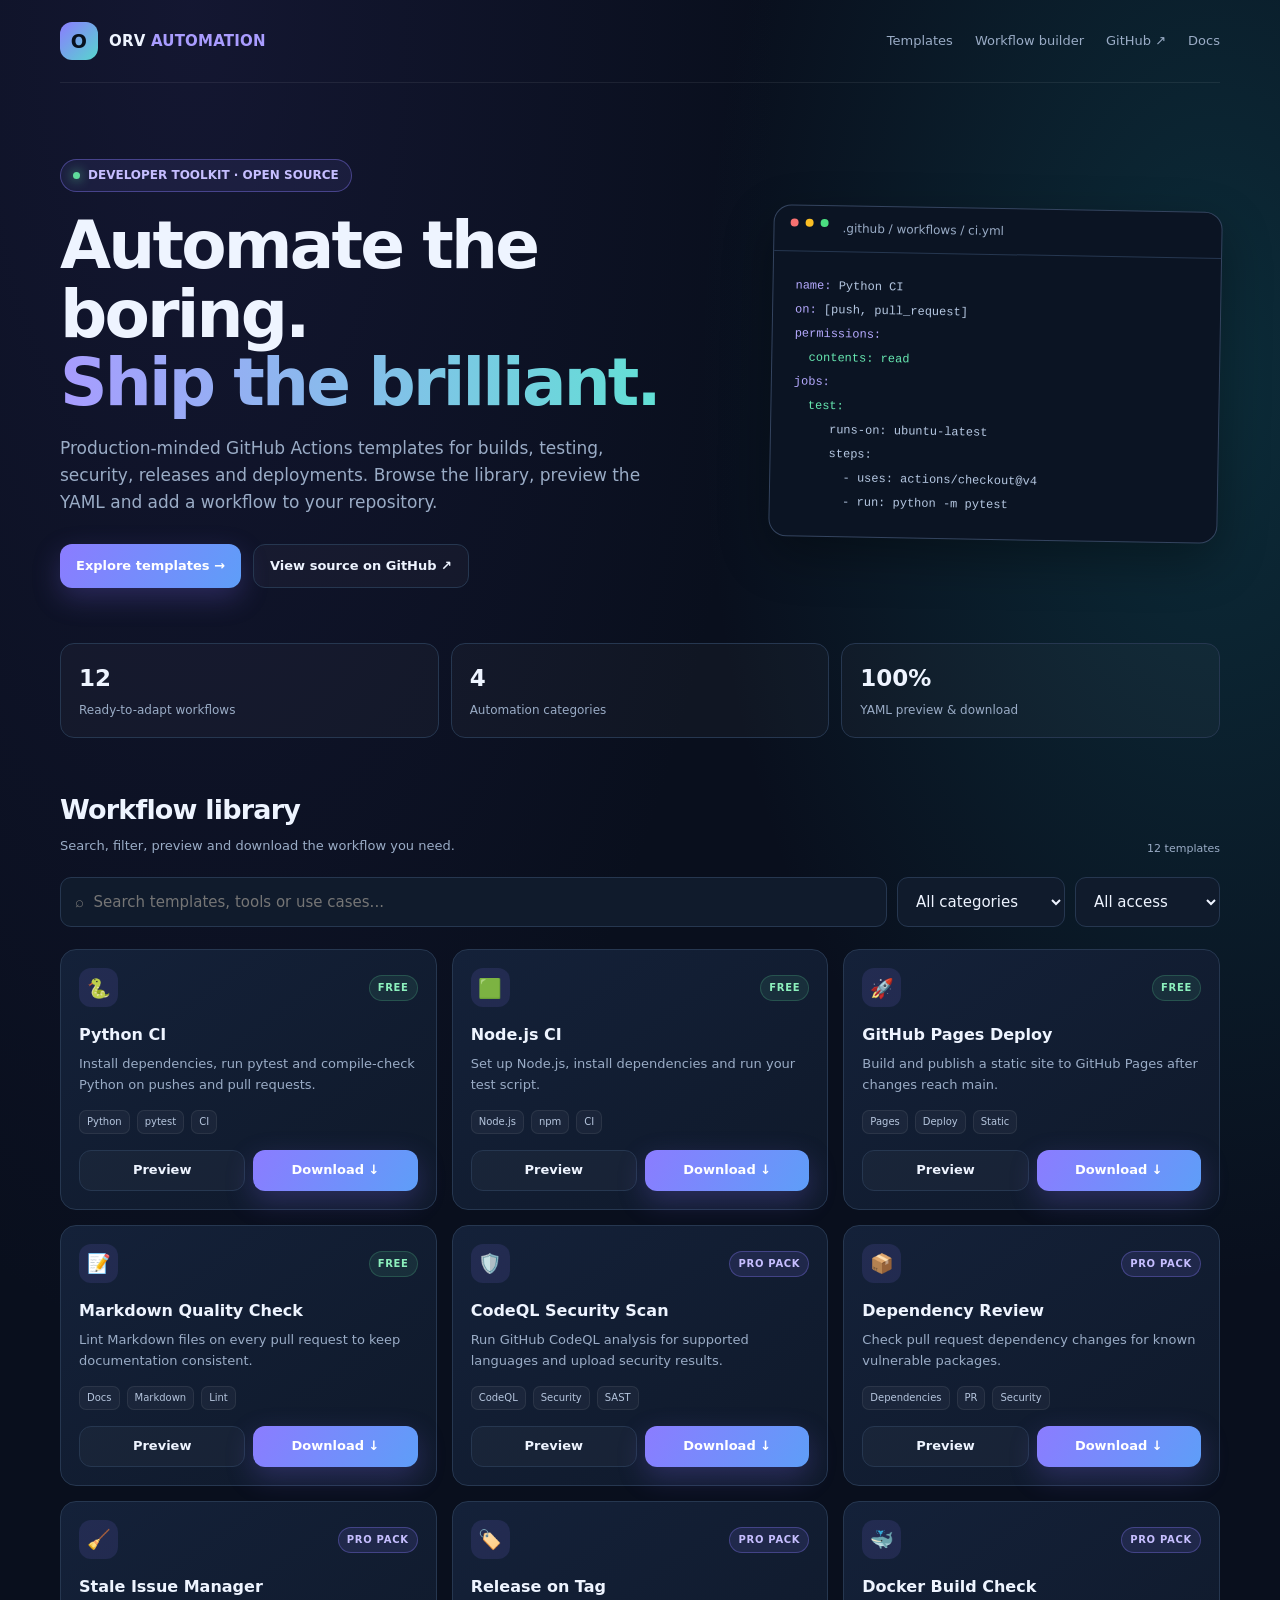
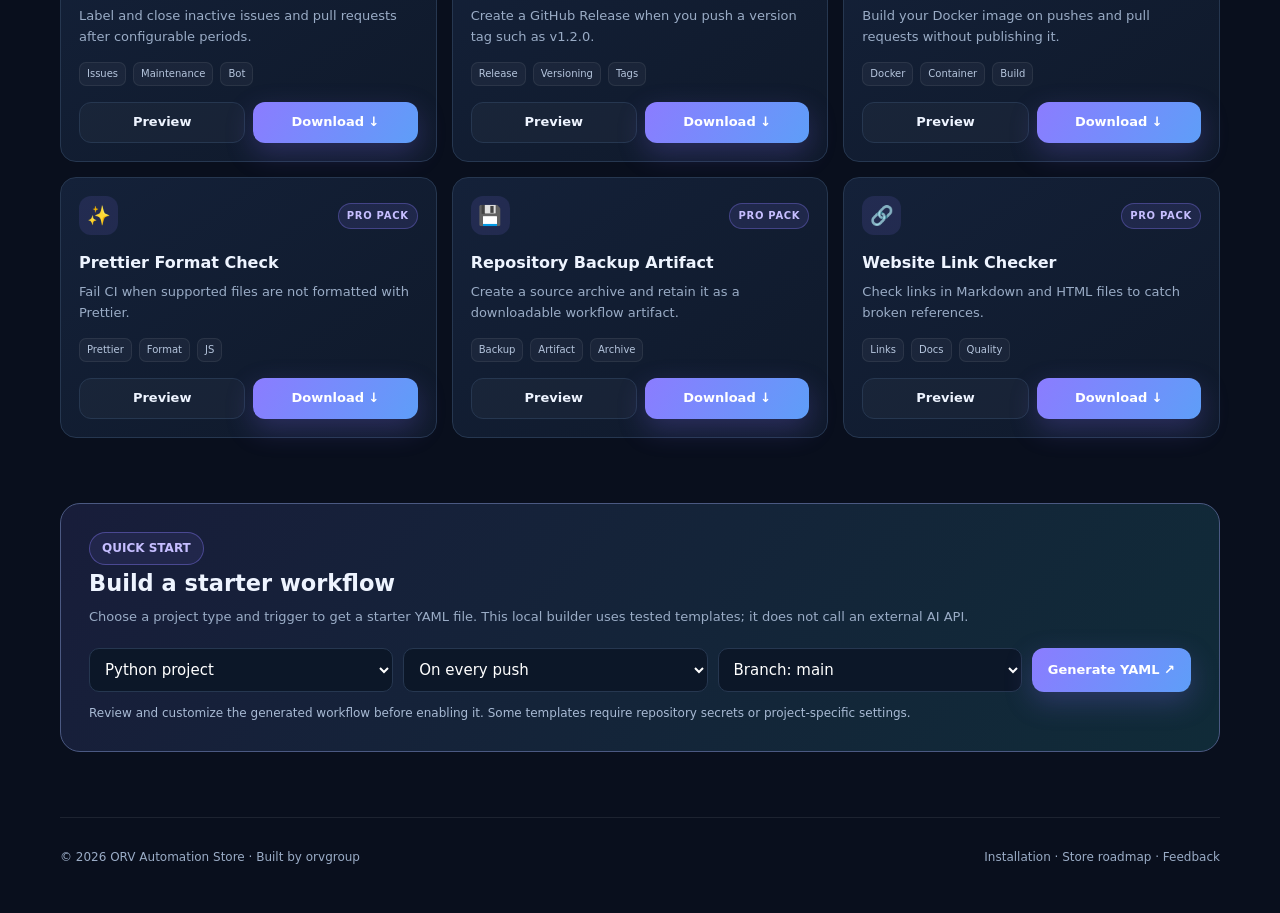
<file: automation-store/index.html>
<!doctype html>
<html lang="en">
<head>
<meta charset="utf-8"><meta name="viewport" content="width=device-width,initial-scale=1">
<meta name="description" content="Ready-to-use GitHub Actions workflow templates for developers. Browse, preview and download automation workflows.">
<meta name="theme-color" content="#090f1d">
<title>ORV Automation Store — GitHub Workflow Templates</title>
<style>
:root{color-scheme:dark;--bg:#090f1d;--panel:#111b2d;--panel2:#152238;--line:#263750;--text:#eef4ff;--muted:#9aacc6;--accent:#8b7cff;--cyan:#57d6ce;--green:#5fdb9b;--shadow:0 18px 50px #0005}
*{box-sizing:border-box}html{scroll-behavior:smooth}body{margin:0;background:radial-gradient(ellipse at 15% 0%,#29265a55,transparent 38%),radial-gradient(ellipse at 95% 15%,#126c7650,transparent 30%),var(--bg);color:var(--text);font:15px/1.6 Inter,ui-sans-serif,system-ui,-apple-system,Segoe UI,sans-serif}a{color:inherit;text-decoration:none}button,input,select{font:inherit}.wrap{width:min(1160px,calc(100% - 36px));margin:auto}.nav{display:flex;align-items:center;justify-content:space-between;padding:22px 0;border-bottom:1px solid #ffffff12}.brand{display:flex;align-items:center;gap:11px;font-weight:800;letter-spacing:.2px}.logo{width:38px;height:38px;border-radius:12px;background:linear-gradient(135deg,var(--accent),var(--cyan));display:grid;place-items:center;color:#08111f;font-weight:900;font-size:19px}.navlinks{display:flex;gap:22px;color:var(--muted);font-size:13px}.navlinks a:hover{color:white}.hero{padding:76px 0 45px;display:grid;grid-template-columns:1.2fr .8fr;gap:38px;align-items:center}.eyebrow{display:inline-flex;gap:8px;align-items:center;border:1px solid #8b7cff66;background:#8b7cff16;color:#c6beff;border-radius:99px;padding:6px 12px;font-size:12px;font-weight:700}.dot{width:7px;height:7px;border-radius:50%;background:var(--green);box-shadow:0 0 12px var(--green)}h1{font-size:clamp(38px,6vw,66px);line-height:1.04;letter-spacing:-2.8px;margin:20px 0 17px}.grad{background:linear-gradient(90deg,#a89cff,#62e0d5);background-clip:text;color:transparent}.hero p{max-width:620px;color:var(--muted);font-size:17px}.actions{display:flex;gap:12px;flex-wrap:wrap;margin-top:27px}.btn{border:1px solid var(--line);border-radius:12px;padding:11px 16px;display:inline-flex;align-items:center;justify-content:center;gap:8px;font-weight:700;font-size:13px;cursor:pointer;background:#ffffff08;color:var(--text)}.btn.primary{background:linear-gradient(120deg,var(--accent),#5e9ef8);border:0;color:white;box-shadow:0 10px 28px #7767e944}.btn:hover{transform:translateY(-1px);filter:brightness(1.1)}.terminal{background:#0b1423;border:1px solid #34445f;border-radius:18px;overflow:hidden;box-shadow:var(--shadow);transform:rotate(1deg)}.termbar{display:flex;gap:7px;padding:13px 16px;border-bottom:1px solid #263750;color:var(--muted);font-size:12px}.termbar i{width:8px;height:8px;border-radius:50%;background:#f87171}.termbar i:nth-child(2){background:#fbbf24}.termbar i:nth-child(3){background:#4ade80}.termcode{padding:22px;font:12px/2 ui-monospace,SFMono-Regular,Consolas,monospace;color:#b6c8e2}.termcode .g{color:#67e8b1}.termcode .p{color:#b6aaff}.stats{display:grid;grid-template-columns:repeat(3,1fr);gap:12px;margin:10px 0 50px}.stat{border:1px solid var(--line);background:#ffffff07;border-radius:14px;padding:16px 18px}.stat b{display:block;font-size:23px}.stat span{color:var(--muted);font-size:12px}.sectionhead{display:flex;align-items:end;justify-content:space-between;gap:20px;margin:30px 0 20px}.sectionhead h2{font-size:27px;letter-spacing:-.8px;margin:0}.sectionhead p{margin:5px 0 0;color:var(--muted);font-size:13px}.filters{display:flex;gap:10px;flex-wrap:wrap;margin:18px 0 22px}.search{flex:1;min-width:220px}.search input,.filters select{width:100%;background:#101b2c;border:1px solid var(--line);border-radius:11px;padding:12px 14px;color:var(--text);outline:none}.filters select{width:auto;min-width:145px}.search input:focus,.filters select:focus{border-color:var(--accent)}.grid{display:grid;grid-template-columns:repeat(3,1fr);gap:15px}.card{background:linear-gradient(145deg,#142139,#0f192a);border:1px solid var(--line);border-radius:16px;padding:18px;display:flex;flex-direction:column;min-height:245px;transition:.2s}.card:hover{transform:translateY(-3px);border-color:#766bce}.cardtop{display:flex;justify-content:space-between;align-items:center}.ico{width:39px;height:39px;border-radius:12px;display:grid;place-items:center;background:#8b7cff20;font-size:19px}.tag{font-size:10px;text-transform:uppercase;letter-spacing:.7px;border-radius:99px;padding:4px 8px;background:#5fdb9b18;color:#8cf0bd;border:1px solid #5fdb9b35;font-weight:800}.tag.pro{background:#8b7cff20;color:#c6beff;border-color:#8b7cff55}.card h3{font-size:16px;margin:15px 0 6px}.card p{color:var(--muted);font-size:13px;margin:0 0 15px}.meta{display:flex;gap:7px;flex-wrap:wrap;margin-top:auto}.chip{font-size:10px;color:#b5c5dd;background:#ffffff0a;border:1px solid #ffffff12;border-radius:7px;padding:3px 7px}.cardfoot{display:flex;gap:8px;margin-top:16px}.cardfoot .btn{flex:1;padding:9px}.empty{grid-column:1/-1;text-align:center;color:var(--muted);padding:40px;border:1px dashed var(--line);border-radius:14px}.builder{margin:65px 0;background:linear-gradient(130deg,#181d3a,#102b38);border:1px solid #4b5982;border-radius:20px;padding:28px}.builder h2{margin:0 0 6px}.builder p{color:var(--muted);margin:0 0 20px;font-size:13px}.builderrow{display:grid;grid-template-columns:1fr 1fr 1fr auto;gap:10px}.builder select{width:100%;padding:11px;border:1px solid var(--line);border-radius:10px;background:#0c1728;color:white}.notice{font-size:12px;color:#a8bad4;margin-top:12px}.footer{border-top:1px solid #ffffff15;padding:30px 0 45px;color:var(--muted);font-size:12px;display:flex;justify-content:space-between;gap:18px;flex-wrap:wrap}.modal{position:fixed;inset:0;background:#020611d9;display:none;place-items:center;padding:20px;z-index:5}.modal.show{display:grid}.modalbox{width:min(780px,100%);max-height:88vh;overflow:auto;background:#101b2d;border:1px solid #425372;border-radius:18px;box-shadow:var(--shadow)}.modalhead{padding:18px 20px;display:flex;justify-content:space-between;align-items:center;border-bottom:1px solid var(--line)}.modalhead h3{margin:0}.modalbody{padding:20px}.modalbody pre{white-space:pre;overflow:auto;background:#07101d;border:1px solid var(--line);border-radius:12px;padding:17px;color:#c7d8f1;font:12px/1.65 ui-monospace,Consolas,monospace;max-height:48vh}.close{border:0;background:#ffffff12;color:white;border-radius:9px;padding:7px 11px;cursor:pointer}.modalactions{display:flex;gap:9px;flex-wrap:wrap;margin-top:14px}.small{font-size:11px;color:var(--muted)}@media(max-width:850px){.hero{grid-template-columns:1fr;padding-top:50px}.terminal{max-width:600px}.grid{grid-template-columns:repeat(2,1fr)}.builderrow{grid-template-columns:1fr 1fr}}@media(max-width:560px){.navlinks{display:none}.grid{grid-template-columns:1fr}.stats{grid-template-columns:1fr}.builderrow{grid-template-columns:1fr}.sectionhead{display:block}h1{letter-spacing:-1.8px}.hero p{font-size:15px}}
</style>
</head>
<body>
<header class="wrap nav"><a class="brand" href="#"><span class="logo">O</span><span>ORV <span style="color:#a99cff">AUTOMATION</span></span></a><nav class="navlinks"><a href="#templates">Templates</a><a href="#builder">Workflow builder</a><a href="https://github.com/orvgroup/mywebapps" target="_blank" rel="noreferrer">GitHub ↗</a><a href="README.md">Docs</a></nav></header>
<main class="wrap">
<section class="hero"><div><span class="eyebrow"><span class="dot"></span> DEVELOPER TOOLKIT · OPEN SOURCE</span><h1>Automate the boring.<br><span class="grad">Ship the brilliant.</span></h1><p>Production-minded GitHub Actions templates for builds, testing, security, releases and deployments. Browse the library, preview the YAML and add a workflow to your repository.</p><div class="actions"><a class="btn primary" href="#templates">Explore templates →</a><a class="btn" href="https://github.com/orvgroup/mywebapps/tree/main/automation-store" target="_blank" rel="noreferrer">View source on GitHub ↗</a></div></div><div class="terminal"><div class="termbar"><i></i><i></i><i></i><span style="margin-left:7px">.github / workflows / ci.yml</span></div><div class="termcode"><span class="p">name:</span> Python CI<br><span class="p">on:</span> [push, pull_request]<br><span class="p">permissions:</span><br>&nbsp;&nbsp;<span class="g">contents: read</span><br><span class="p">jobs:</span><br>&nbsp;&nbsp;<span class="g">test:</span><br>&nbsp;&nbsp;&nbsp;&nbsp; runs-on: ubuntu-latest<br>&nbsp;&nbsp;&nbsp;&nbsp; steps:<br>&nbsp;&nbsp;&nbsp;&nbsp;&nbsp;&nbsp; - uses: actions/checkout@v4<br>&nbsp;&nbsp;&nbsp;&nbsp;&nbsp;&nbsp; - run: python -m pytest</div></div></section>
<section class="stats"><div class="stat"><b>12</b><span>Ready-to-adapt workflows</span></div><div class="stat"><b>4</b><span>Automation categories</span></div><div class="stat"><b>100%</b><span>YAML preview & download</span></div></section>
<section id="templates"><div class="sectionhead"><div><h2>Workflow library</h2><p>Search, filter, preview and download the workflow you need.</p></div><span class="small" id="count">12 templates</span></div>
<div class="filters"><div class="search"><input id="q" type="search" placeholder="⌕  Search templates, tools or use cases..."></div><select id="category"><option value="all">All categories</option><option>CI & Testing</option><option>Deployment</option><option>Security</option><option>Productivity</option><option>Release & Build</option></select><select id="tier"><option value="all">All access</option><option value="free">Free</option><option value="pro">Pro pack</option></select></div>
<div class="grid" id="grid"></div></section>
<section class="builder" id="builder"><span class="eyebrow">QUICK START</span><h2>Build a starter workflow</h2><p>Choose a project type and trigger to get a starter YAML file. This local builder uses tested templates; it does not call an external AI API.</p><div class="builderrow"><select id="project"><option value="python">Python project</option><option value="node">Node.js project</option><option value="static">Static website</option></select><select id="trigger"><option value="push">On every push</option><option value="pr">On pull requests</option><option value="both">Push + pull requests</option></select><select id="branch"><option value="main">Branch: main</option><option value="master">Branch: master</option><option value="all">All branches</option></select><button class="btn primary" id="generate">Generate YAML ↗</button></div><div class="notice">Review and customize the generated workflow before enabling it. Some templates require repository secrets or project-specific settings.</div></section>
</main>
<footer class="wrap footer"><span>© 2026 ORV Automation Store · Built by <a href="https://github.com/orvgroup">orvgroup</a></span><span><a href="docs/INSTALLATION.md">Installation</a> · <a href="docs/MONETIZATION.md">Store roadmap</a> · <a href="https://github.com/orvgroup/mywebapps/issues">Feedback</a></span></footer>
<div class="modal" id="modal" role="dialog" aria-modal="true" aria-labelledby="modalTitle"><div class="modalbox"><div class="modalhead"><h3 id="modalTitle">Template preview</h3><button class="close" id="close">✕</button></div><div class="modalbody"><p id="modalDesc" class="small"></p><pre id="code">Loading template…</pre><div class="modalactions"><button class="btn primary" id="copy">Copy YAML</button><a class="btn" id="download" download>Download YAML ↓</a><a class="btn" id="source" target="_blank" rel="noreferrer">View on GitHub ↗</a></div><p class="small">Tip: save this file under <code>.github/workflows/</code> in your repository, then review its permissions and placeholders.</p></div></div></div>
<script>
const templates=[
{id:"python-ci",name:"Python CI",icon:"🐍",category:"CI & Testing",tier:"free",desc:"Install dependencies, run pytest and compile-check Python on pushes and pull requests.",tags:["Python","pytest","CI"],file:"templates/python-ci.yml"},
{id:"node-ci",name:"Node.js CI",icon:"🟩",category:"CI & Testing",tier:"free",desc:"Set up Node.js, install dependencies and run your test script.",tags:["Node.js","npm","CI"],file:"templates/node-ci.yml"},
{id:"static-pages",name:"GitHub Pages Deploy",icon:"🚀",category:"Deployment",tier:"free",desc:"Build and publish a static site to GitHub Pages after changes reach main.",tags:["Pages","Deploy","Static"],file:"templates/github-pages-deploy.yml"},
{id:"markdown-lint",name:"Markdown Quality Check",icon:"📝",category:"CI & Testing",tier:"free",desc:"Lint Markdown files on every pull request to keep documentation consistent.",tags:["Docs","Markdown","Lint"],file:"templates/markdown-lint.yml"},
{id:"codeql",name:"CodeQL Security Scan",icon:"🛡️",category:"Security",tier:"pro",desc:"Run GitHub CodeQL analysis for supported languages and upload security results.",tags:["CodeQL","Security","SAST"],file:"templates/codeql-analysis.yml"},
{id:"dependency-review",name:"Dependency Review",icon:"📦",category:"Security",tier:"pro",desc:"Check pull request dependency changes for known vulnerable packages.",tags:["Dependencies","PR","Security"],file:"templates/dependency-review.yml"},
{id:"stale-issues",name:"Stale Issue Manager",icon:"🧹",category:"Productivity",tier:"pro",desc:"Label and close inactive issues and pull requests after configurable periods.",tags:["Issues","Maintenance","Bot"],file:"templates/stale-issues.yml"},
{id:"release-tag",name:"Release on Tag",icon:"🏷️",category:"Release & Build",tier:"pro",desc:"Create a GitHub Release when you push a version tag such as v1.2.0.",tags:["Release","Versioning","Tags"],file:"templates/release-on-tag.yml"},
{id:"docker-build",name:"Docker Build Check",icon:"🐳",category:"CI & Testing",tier:"pro",desc:"Build your Docker image on pushes and pull requests without publishing it.",tags:["Docker","Container","Build"],file:"templates/docker-build.yml"},
{id:"prettier",name:"Prettier Format Check",icon:"✨",category:"CI & Testing",tier:"pro",desc:"Fail CI when supported files are not formatted with Prettier.",tags:["Prettier","Format","JS"],file:"templates/prettier-check.yml"},
{id:"backup",name:"Repository Backup Artifact",icon:"💾",category:"Productivity",tier:"pro",desc:"Create a source archive and retain it as a downloadable workflow artifact.",tags:["Backup","Artifact","Archive"],file:"templates/repository-backup.yml"},
{id:"link-check",name:"Website Link Checker",icon:"🔗",category:"Productivity",tier:"pro",desc:"Check links in Markdown and HTML files to catch broken references.",tags:["Links","Docs","Quality"],file:"templates/link-check.yml"}
];
const grid=document.getElementById("grid"),q=document.getElementById("q"),cat=document.getElementById("category"),tier=document.getElementById("tier");
function render(){const term=q.value.toLowerCase();const list=templates.filter(t=>(cat.value==="all"||t.category===cat.value)&&(tier.value==="all"||t.tier===tier.value)&&[t.name,t.desc,t.category,...t.tags].join(" ").toLowerCase().includes(term));document.getElementById("count").textContent=list.length+" templates";grid.innerHTML=list.length?list.map(t=>'<article class="card"><div class="cardtop"><span class="ico">'+t.icon+'</span><span class="tag '+(t.tier==="pro"?"pro":"")+'">'+(t.tier==="pro"?"Pro pack":"Free")+'</span></div><h3>'+t.name+'</h3><p>'+t.desc+'</p><div class="meta">'+t.tags.map(x=>'<span class="chip">'+x+'</span>').join("")+'</div><div class="cardfoot"><button class="btn" data-preview="'+t.id+'">Preview</button><a class="btn primary" href="'+t.file+'" download>Download ↓</a></div></article>').join(""):'<div class="empty">No templates match your search. Try another keyword or category.</div>';}
[q,cat,tier].forEach(el=>el.addEventListener("input",render));render();
const modal=document.getElementById("modal");let active=null;
async function preview(id){active=templates.find(t=>t.id===id);if(!active)return;document.getElementById("modalTitle").textContent=active.name;document.getElementById("modalDesc").textContent=active.desc+" · "+active.category;document.getElementById("code").textContent="Loading template…";document.getElementById("download").href=active.file;document.getElementById("source").href="https://github.com/orvgroup/mywebapps/blob/main/automation-store/"+active.file;modal.classList.add("show");try{const r=await fetch(active.file);if(!r.ok)throw new Error("Could not load template");document.getElementById("code").textContent=await r.text();}catch(e){document.getElementById("code").textContent="Preview unavailable. Use Download YAML to get the file."}}
grid.addEventListener("click",e=>{const b=e.target.closest("[data-preview]");if(b)preview(b.dataset.preview)});document.getElementById("close").onclick=()=>modal.classList.remove("show");modal.addEventListener("click",e=>{if(e.target===modal)modal.classList.remove("show")});document.addEventListener("keydown",e=>{if(e.key==="Escape")modal.classList.remove("show")});document.getElementById("copy").onclick=async()=>{try{await navigator.clipboard.writeText(document.getElementById("code").textContent);document.getElementById("copy").textContent="Copied ✓";setTimeout(()=>document.getElementById("copy").textContent="Copy YAML",1600)}catch(e){alert("Clipboard unavailable. Select and copy the YAML manually.")}};
document.getElementById("generate").onclick=async()=>{const p=document.getElementById("project").value,t=document.getElementById("trigger").value,b=document.getElementById("branch").value;const id=p==="python"?"python-ci":p==="node"?"node-ci":"static-pages";await preview(id);let code=document.getElementById("code");const branchLine=b==="all"?"'**'":b;code.textContent=code.textContent.replaceAll("branches: [main]","branches: ["+branchLine+"]");if(t==="pr")code.textContent=code.textContent.replace("push:","pull_request:").replace(/\n  pull_request:/,"");if(t==="both"&&!code.textContent.includes("pull_request:"))code.textContent=code.textContent.replace("on:\n  push:","on:\n  push:\n  pull_request:");document.getElementById("modalTitle").textContent="Generated starter · "+p;document.getElementById("download").download=p+"-workflow.yml";};
</script>
</body></html>
</file>
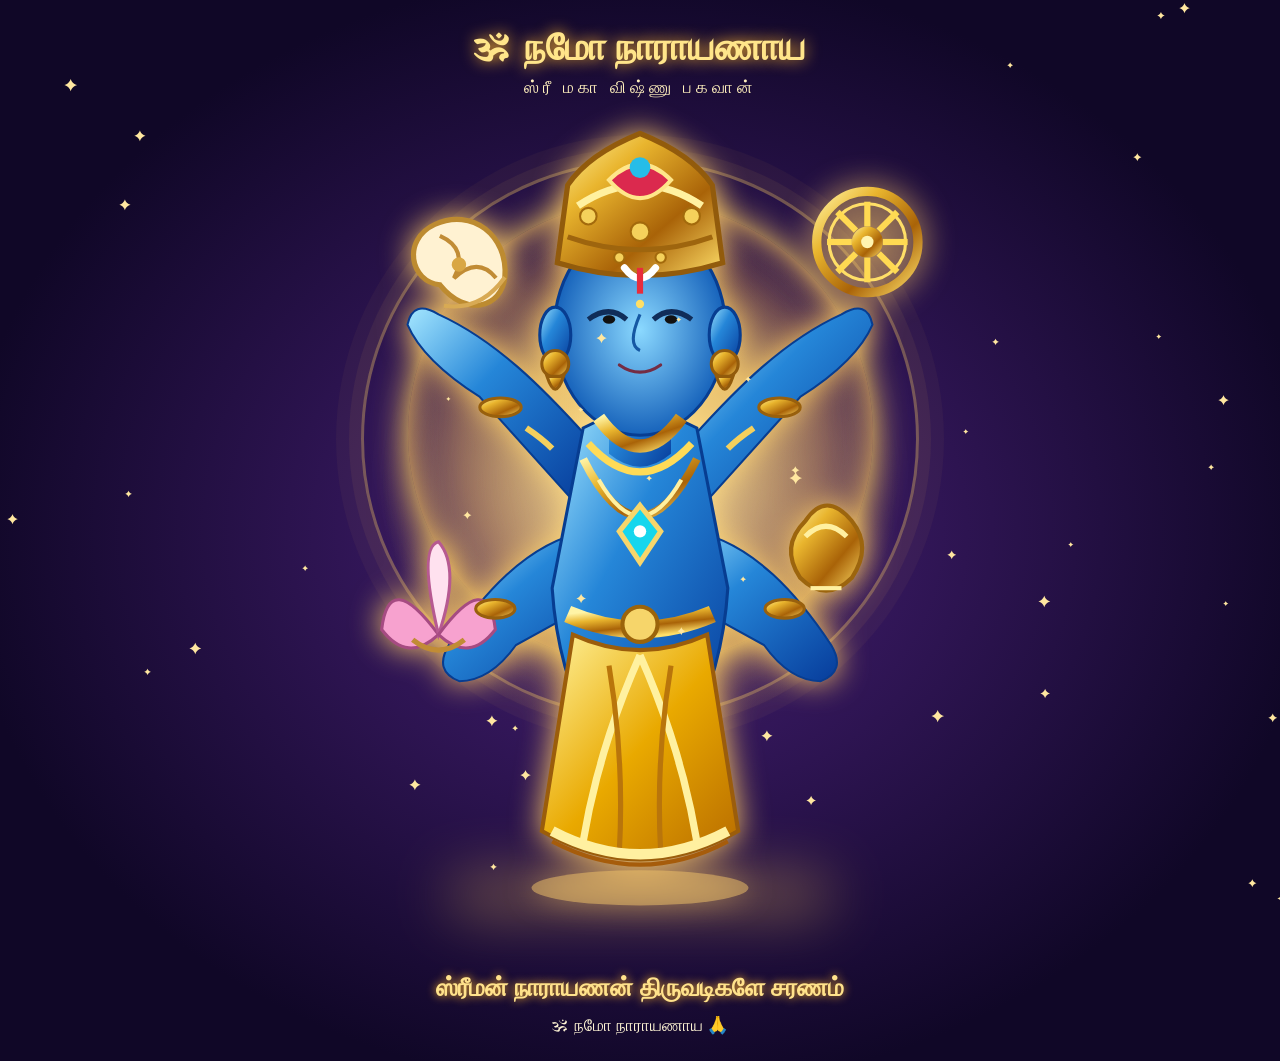
<file: vishnu-god/index.html>
<!DOCTYPE html>
<html lang="ta">
<head>
    <meta charset="UTF-8">
    <meta name="viewport" content="width=device-width, initial-scale=1.0">
    <title>ஸ்ரீ மகா விஷ்ணு</title>
    <link rel="stylesheet" href="assets/css/style.css">
</head>
<body>
    <main class="temple">
        <div class="heading">
            <h1>ॐ நமோ நாராயணாய</h1>
            <p>ஸ்ரீ மகா விஷ்ணு பகவான்</p>
        </div>
        <div class="art-container">
            <div class="halo"></div>
            <div class="mandala"></div>
            <svg id="vishnu" viewBox="0 0 600 800" xmlns="http://www.w3.org/2000/svg" role="img" aria-label="நான்கு திருக்கரங்களுடன் மகா விஷ்ணு">
                <defs>
                    <linearGradient id="skin" x1="0" y1="0" x2="1" y2="1">
                        <stop offset="0" stop-color="#a5e7ff"/><stop offset=".4" stop-color="#2586d8"/><stop offset="1" stop-color="#073c9b"/>
                    </linearGradient>
                    <linearGradient id="gold" x1="0" y1="0" x2="1" y2="1">
                        <stop offset="0" stop-color="#fff4a6"/><stop offset=".3" stop-color="#e9b52e"/><stop offset=".65" stop-color="#a96308"/><stop offset="1" stop-color="#ffdf68"/>
                    </linearGradient>
                    <linearGradient id="cloth" x1="0" y1="0" x2="1" y2="1">
                        <stop offset="0" stop-color="#fff4a0"/><stop offset=".5" stop-color="#e9a900"/><stop offset="1" stop-color="#b76b00"/>
                    </linearGradient>
                    <radialGradient id="face"><stop offset="0" stop-color="#8bd9ff"/><stop offset="1" stop-color="#1763bb"/></radialGradient>
                    <radialGradient id="light"><stop offset="0" stop-color="#fff9c8" stop-opacity=".7"/><stop offset="1" stop-color="#ffcc33" stop-opacity="0"/></radialGradient>
                </defs>
                <circle cx="300" cy="350" r="250" fill="url(#light)"/>
                <!-- Four arms -->
                <g stroke="#073d91" stroke-width="2">
                    <path d="M250 310 C205 260 160 215 105 190 Q80 175 75 200 Q90 235 145 270 L235 370Z" fill="url(#skin)"/>
                    <path d="M350 310 C395 260 440 215 495 190 Q520 175 525 200 Q510 235 455 270 L365 370Z" fill="url(#skin)"/>
                    <path d="M250 400 C190 410 145 465 115 510 Q100 535 125 545 Q155 545 180 510 L280 455Z" fill="url(#skin)"/>
                    <path d="M350 400 C410 410 455 465 485 510 Q500 535 475 545 Q445 545 420 510 L320 455Z" fill="url(#skin)"/>
                </g>
                <!-- Shankha -->
                <g transform="translate(65 120) rotate(-25)">
                    <path d="M20 55 C-5 40 5 0 40 0 C80 0 100 40 80 75 C65 100 30 95 20 55Z" fill="#fff2d2" stroke="#bd8b30" stroke-width="5"/>
                    <path d="M40 12 Q60 35 35 55 Q65 45 72 72" fill="none" stroke="#c18c35" stroke-width="4"/>
                    <path d="M15 75 Q45 95 80 75" fill="none" stroke="#d8aa54" stroke-width="4"/>
                    <circle cx="45" cy="45" r="7" fill="#d9a744"/>
                </g>
                <!-- Sudarshana chakra -->
                <g transform="translate(520 120)">
                    <circle r="49" fill="none" stroke="url(#gold)" stroke-width="9"/>
                    <circle r="37" fill="none" stroke="#ffdf67" stroke-width="3"/>
                    <circle r="15" fill="url(#gold)"/><circle r="6" fill="#fff4b0"/>
                    <g stroke="#ffda52" stroke-width="6">
                        <path d="M0 -15 V-39"/><path d="M0 15 V39"/><path d="M-15 0 H-39"/><path d="M15 0 H39"/>
                        <path d="M-11 -11 L-29 -29"/><path d="M11 11 L29 29"/><path d="M11 -11 L29 -29"/><path d="M-11 11 L-29 29"/>
                    </g>
                </g>
                <!-- Lotus -->
                <g transform="translate(105 500)">
                    <path d="M0 0 Q-48 -65 -55 -5 Q-30 28 0 0Z" fill="#f7a2cf" stroke="#a64b82" stroke-width="3"/>
                    <path d="M0 0 Q-20 -85 0 -90 Q22 -65 0 0Z" fill="#ffe1ef" stroke="#b75a91" stroke-width="3"/>
                    <path d="M0 0 Q48 -65 55 -5 Q30 28 0 0Z" fill="#f7a2cf" stroke="#a64b82" stroke-width="3"/>
                    <path d="M-25 5 Q0 25 25 5" fill="none" stroke="#c18c35" stroke-width="5"/>
                </g>
                <!-- Gada -->
                <g transform="translate(480 460)">
                    <path d="M0 0 L0 105" stroke="url(#gold)" stroke-width="15" stroke-linecap="round"/>
                    <path d="M-25 -15 Q-45 -45 -20 -70 Q0 -100 25 -70 Q45 -45 25 -15 Q0 10 -25 -15Z" fill="url(#gold)" stroke="#9c650e" stroke-width="4"/>
                    <path d="M-20 -55 Q0 -75 20 -55" fill="none" stroke="#fff0a0" stroke-width="5"/>
                    <path d="M-15 -5 H15" stroke="#fff0a0" stroke-width="4"/>
                </g>
                <!-- Body and neck -->
                <path d="M245 300 Q300 270 355 300 L385 455 Q380 535 345 600 L255 600 Q220 535 215 455Z" fill="url(#skin)" stroke="#073d91" stroke-width="3"/>
                <path d="M270 250 L270 325 Q300 350 330 325 L330 250Z" fill="url(#skin)"/>
                <!-- Head and ears -->
                <ellipse cx="300" cy="205" rx="83" ry="102" fill="url(#face)" stroke="#073d91" stroke-width="3"/>
                <ellipse cx="218" cy="210" rx="15" ry="27" fill="url(#skin)" stroke="#073d91" stroke-width="3"/>
                <ellipse cx="382" cy="210" rx="15" ry="27" fill="url(#skin)" stroke="#073d91" stroke-width="3"/>
                <!-- Crown -->
                <path d="M220 140 L230 65 Q250 35 300 15 Q350 35 370 65 L380 140 Q300 165 220 140Z" fill="url(#gold)" stroke="#925b0c" stroke-width="5"/>
                <path d="M240 85 Q300 45 360 85" fill="none" stroke="#fff1a0" stroke-width="7"/>
                <path d="M230 115 Q300 140 370 115" fill="none" stroke="#9e650e" stroke-width="5"/>
                <path d="M270 60 Q300 30 330 60 Q300 95 270 60Z" fill="#db294e" stroke="#ffe68a" stroke-width="4"/>
                <circle cx="300" cy="48" r="10" fill="#26bde8"/>
                <g fill="#f5d15b" stroke="#a36a0c" stroke-width="2">
                    <circle cx="250" cy="95" r="8"/><circle cx="350" cy="95" r="8"/><circle cx="300" cy="110" r="9"/><circle cx="280" cy="135" r="5"/><circle cx="320" cy="135" r="5"/>
                </g>
                <!-- Vaishnava tilak -->
                <path d="M285 145 Q300 165 315 145" stroke="#fff" stroke-width="7" fill="none" stroke-linecap="round"/>
                <path d="M297 145 L297 170 L303 170 L303 145" fill="#e82d3c"/>
                <circle cx="300" cy="180" r="4" fill="#ffdf65"/>
                <!-- Face -->
                <path d="M250 195 Q270 180 287 195 M313 195 Q330 180 350 195" stroke="#102d59" stroke-width="5" fill="none"/>
                <ellipse cx="270" cy="195" rx="6" ry="4" fill="#111"/><ellipse cx="330" cy="195" rx="6" ry="4" fill="#111"/>
                <path d="M300 190 Q287 220 300 225" stroke="#1558a3" stroke-width="3" fill="none"/>
                <path d="M280 239 Q300 253 320 239" stroke="#742d44" stroke-width="3" fill="none" stroke-linecap="round"/>
                <!-- Earrings -->
                <g fill="url(#gold)" stroke="#925b0c" stroke-width="3">
                    <circle cx="218" cy="238" r="13"/><circle cx="382" cy="238" r="13"/>
                    <path d="M210 250 Q218 275 226 250Z"/><path d="M374 250 Q382 275 390 250Z"/>
                </g>
                <!-- Necklaces and Kaustubha -->
                <path d="M260 290 Q300 345 340 290" stroke="url(#gold)" stroke-width="13" fill="none"/>
                <path d="M250 315 Q300 370 350 315" stroke="#ffdb57" stroke-width="7" fill="none"/>
                <path d="M245 330 Q300 440 355 330" fill="none" stroke="url(#gold)" stroke-width="8"/>
                <path d="M260 350 Q300 420 340 350" fill="none" stroke="#fff0a0" stroke-width="4"/>
                <path d="M300 375 L320 400 L300 430 L280 400Z" fill="#16d6ed" stroke="#f7d66b" stroke-width="5"/>
                <circle cx="300" cy="400" r="6" fill="#fff"/>
                <!-- Waist belt and Pitambaram -->
                <path d="M230 480 Q300 510 370 480" stroke="url(#gold)" stroke-width="17" fill="none"/>
                <circle cx="300" cy="490" r="17" fill="#f6d56a" stroke="#9b640b" stroke-width="4"/>
                <path d="M235 500 Q300 530 365 500 L395 690 Q300 745 205 690Z" fill="url(#cloth)" stroke="#9b5d0b" stroke-width="4"/>
                <path d="M300 520 Q260 610 245 700 M300 520 Q340 610 355 700" stroke="#fff1a0" stroke-width="7" fill="none"/>
                <path d="M270 530 Q285 620 280 710 M330 530 Q315 620 320 710" stroke="#b9750b" stroke-width="5" fill="none"/>
                <path d="M215 690 Q300 735 385 690" stroke="#fff0a0" stroke-width="10" fill="none"/>
                <path d="M215 700 Q300 745 385 700" stroke="#a65c0b" stroke-width="4" fill="none"/>
                <!-- Armlets and bangles -->
                <g fill="url(#gold)" stroke="#98600d" stroke-width="3">
                    <ellipse cx="165" cy="280" rx="20" ry="9"/><ellipse cx="435" cy="280" rx="20" ry="9"/>
                    <ellipse cx="160" cy="475" rx="19" ry="9"/><ellipse cx="440" cy="475" rx="19" ry="9"/>
                </g>
                <g fill="none" stroke="#f4d05d" stroke-width="6">
                    <path d="M190 300 Q205 310 215 320"/><path d="M410 300 Q395 310 385 320"/>
                </g>
                <ellipse cx="300" cy="745" rx="105" ry="17" fill="#f4c66b" opacity=".5"/>
            </svg>
            <div class="divine-light"></div>
        </div>
        <div class="footer">
            <h2>ஸ்ரீமன் நாராயணன் திருவடிகளே சரணம்</h2>
            <p>ॐ நமோ நாராயணாய 🙏</p>
        </div>
    </main>
    <script src="assets/js/script.js"></script>
</body>
</html>
</file>
<file: vishnu-god/assets/css/style.css>
* {
    margin: 0;
    padding: 0;
    box-sizing: border-box;
}

body {
    min-height: 100vh;
    background: radial-gradient(ellipse at center, #482078, #100727 75%);
    color: #ffe8a0;
    font-family: Georgia, serif;
    overflow-x: hidden;
}

.temple {
    width: 100%;
    min-height: 100vh;
    display: flex;
    flex-direction: column;
    align-items: center;
    padding: 25px 10px;
    overflow: hidden;
}

.heading {
    text-align: center;
    z-index: 2;
}

.heading h1 {
    font-size: clamp(24px, 5vw, 38px);
    color: #ffe58a;
    text-shadow: 0 0 15px #ffb52d;
    margin-bottom: 8px;
}

.heading p {
    font-size: 17px;
    letter-spacing: 4px;
    color: #fff0bd;
}

.art-container {
    position: relative;
    width: min(100%, 620px);
    margin: 20px auto;
}

#vishnu {
    position: relative;
    z-index: 2;
    width: 100%;
    height: auto;
    overflow: visible;
    filter: drop-shadow(0 0 12px #ffcc66);
}

.halo {
    position: absolute;
    width: 75%;
    aspect-ratio: 1;
    top: 10%;
    left: 12.5%;
    border-radius: 50%;
    background: radial-gradient(circle, rgba(255, 226, 125, .35), rgba(255, 169, 36, .12) 55%, transparent 72%);
    box-shadow: 0 0 35px #ffd45d, inset 0 0 35px #ffcb5c;
    animation: haloGlow 4s ease-in-out infinite alternate;
}

.mandala {
    position: absolute;
    width: 90%;
    aspect-ratio: 1;
    top: 5%;
    left: 5%;
    border: 3px solid rgba(255, 211, 101, .35);
    border-radius: 50%;
    box-shadow: 0 0 0 12px rgba(255, 205, 90, .06), 0 0 0 25px rgba(255, 205, 90, .04);
    animation: rotate 90s linear infinite;
}

.divine-light {
    position: absolute;
    bottom: 5%;
    left: 20%;
    width: 60%;
    height: 25px;
    background: #ffce56;
    filter: blur(30px);
    opacity: .6;
}

.footer {
    text-align: center;
    margin-top: 5px;
    z-index: 3;
}

.footer h2 {
    font-size: clamp(17px, 4vw, 25px);
    color: #ffe28b;
    text-shadow: 0 0 10px #ffb32b;
}

.footer p {
    margin-top: 12px;
    font-size: 17px;
    color: #fff5d5;
}

.star {
    position: fixed;
    z-index: 5;
    color: #ffe7a0;
    pointer-events: none;
    animation: sparkle 3s ease-in-out infinite;
}

@keyframes haloGlow {
    from { transform: scale(.96); opacity: .6; }
    to { transform: scale(1.05); opacity: 1; }
}

@keyframes rotate {
    to { transform: rotate(360deg); }
}

@keyframes sparkle {
    0%, 100% { opacity: .15; transform: scale(.5); }
    50% { opacity: 1; transform: scale(1.5); text-shadow: 0 0 15px #fff2a1; }
}

@media (max-width: 480px) {
    .temple { padding: 20px 5px; }
    .art-container { margin-top: 15px; }
    .heading p { font-size: 13px; }
    .footer h2 { font-size: 17px; }
}

@media (prefers-reduced-motion: reduce) {
    *, *::before, *::after {
        animation-duration: 0.01ms !important;
        animation-iteration-count: 1 !important;
    }
}
</file>
